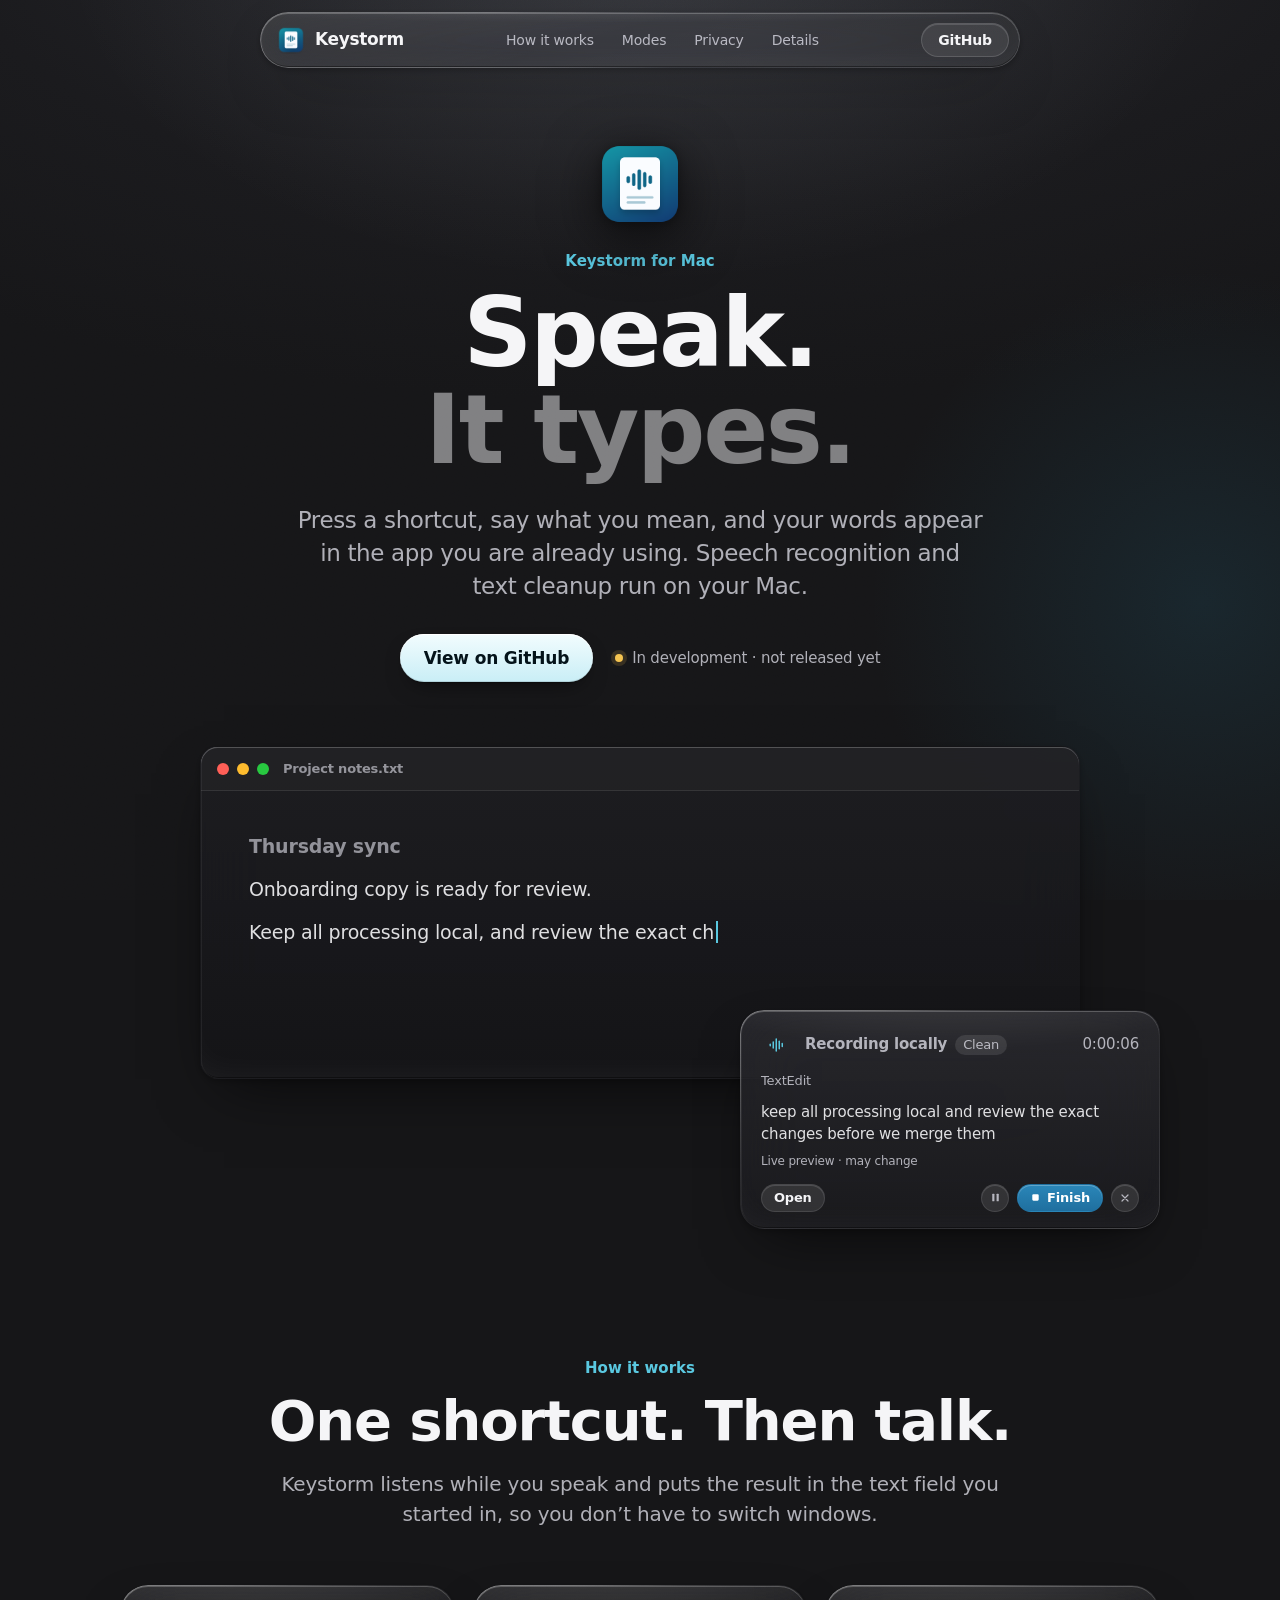
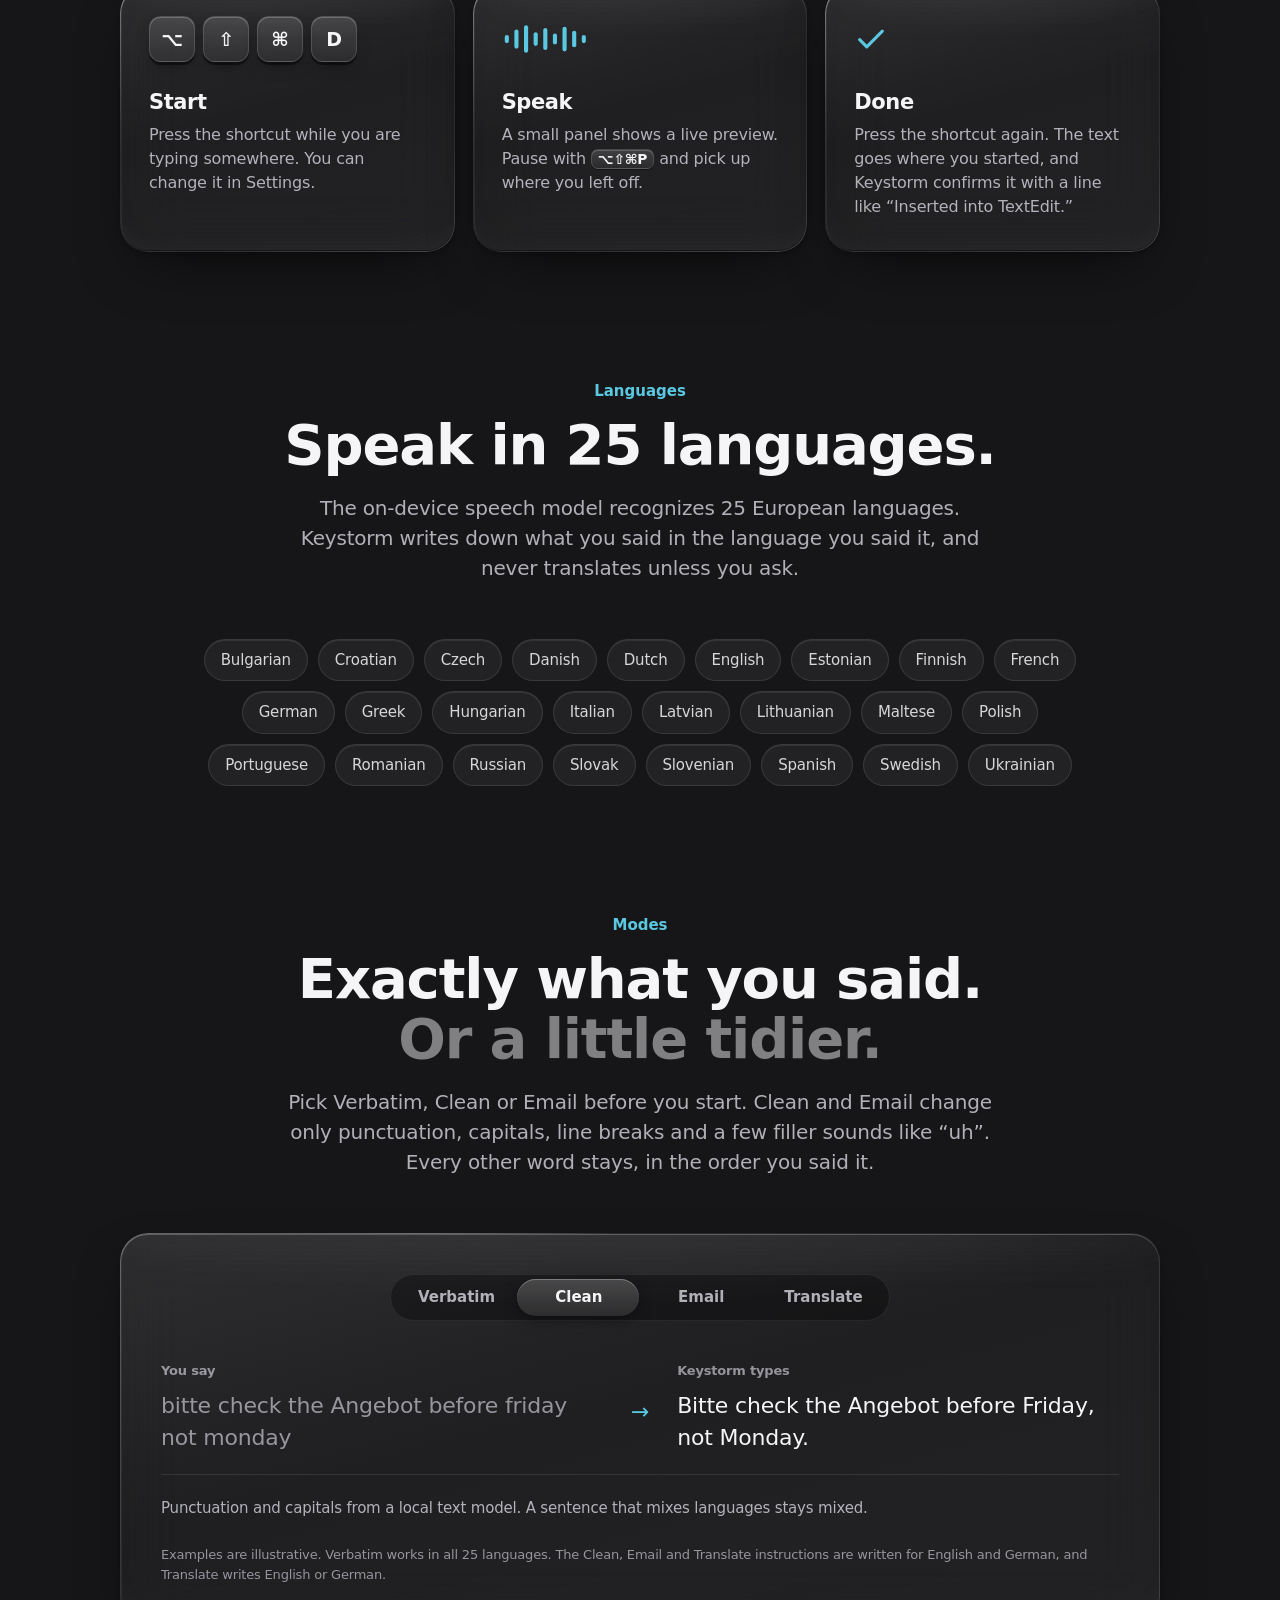
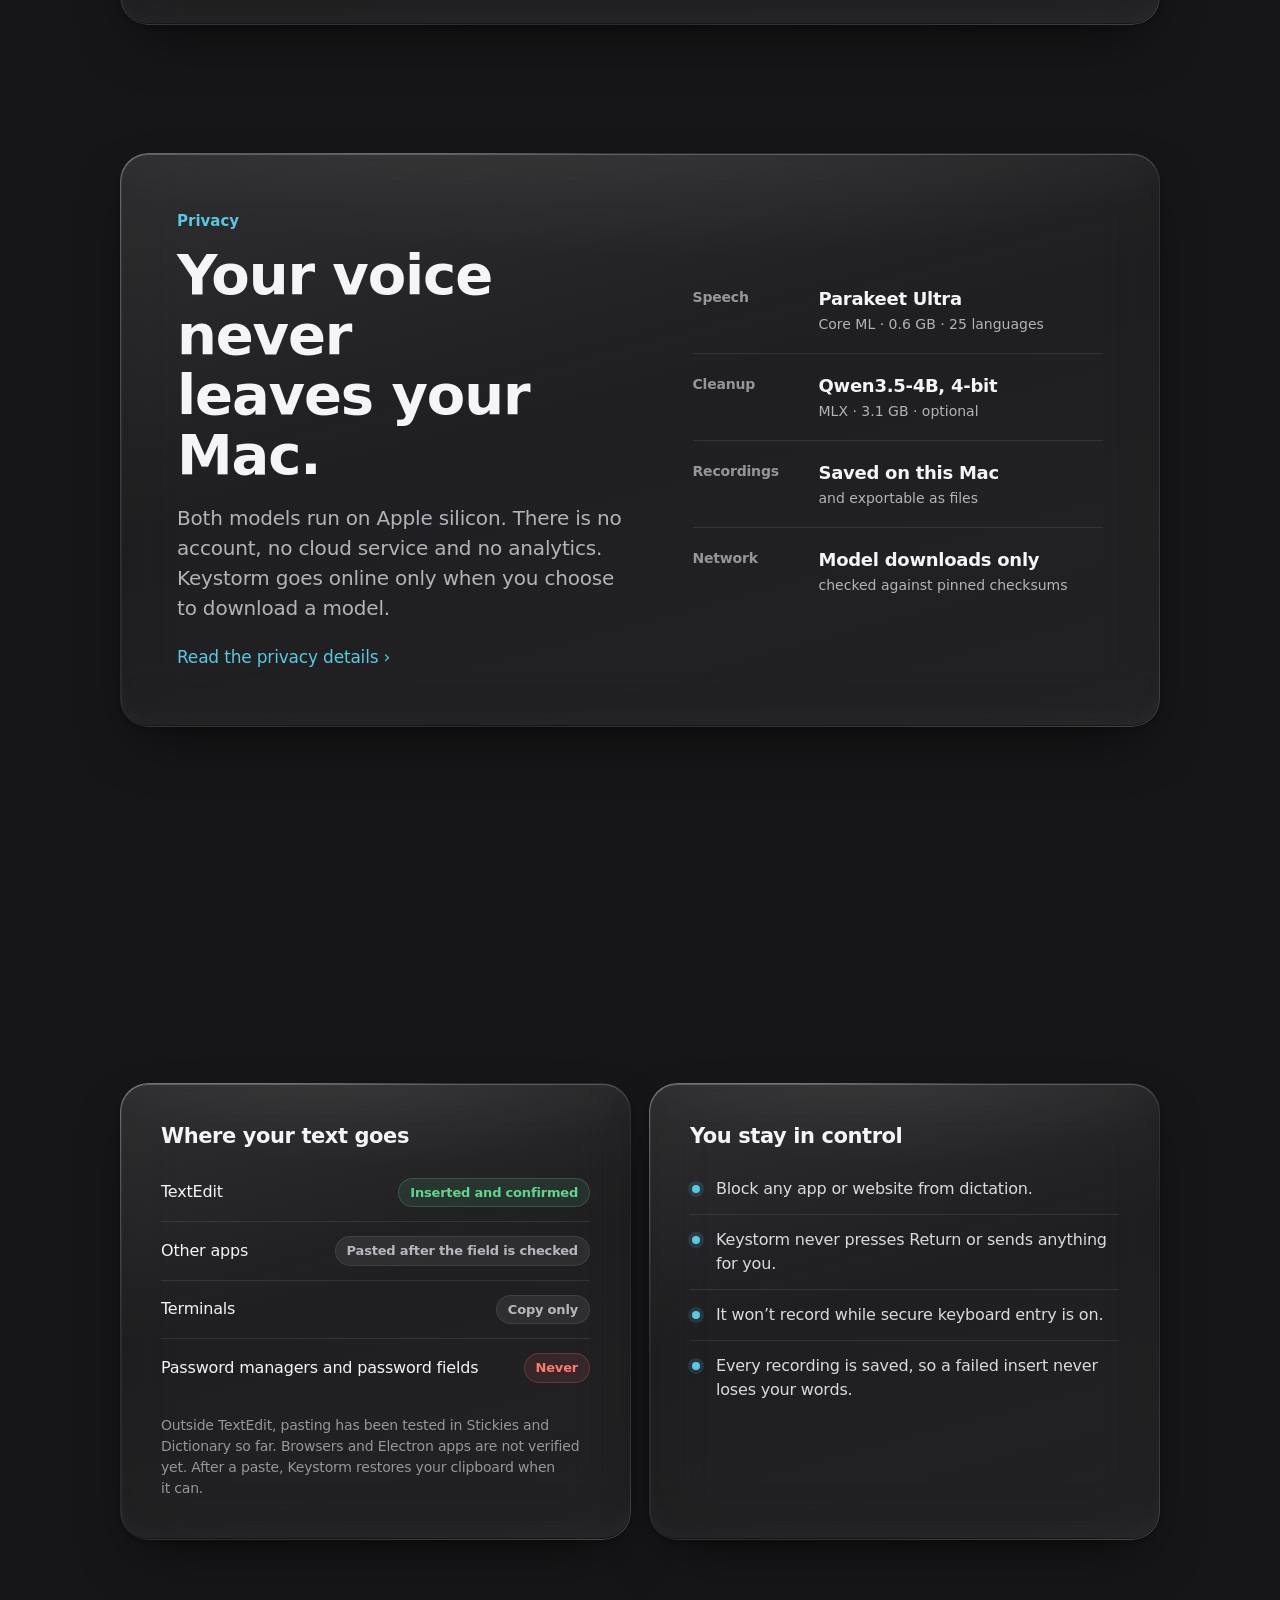
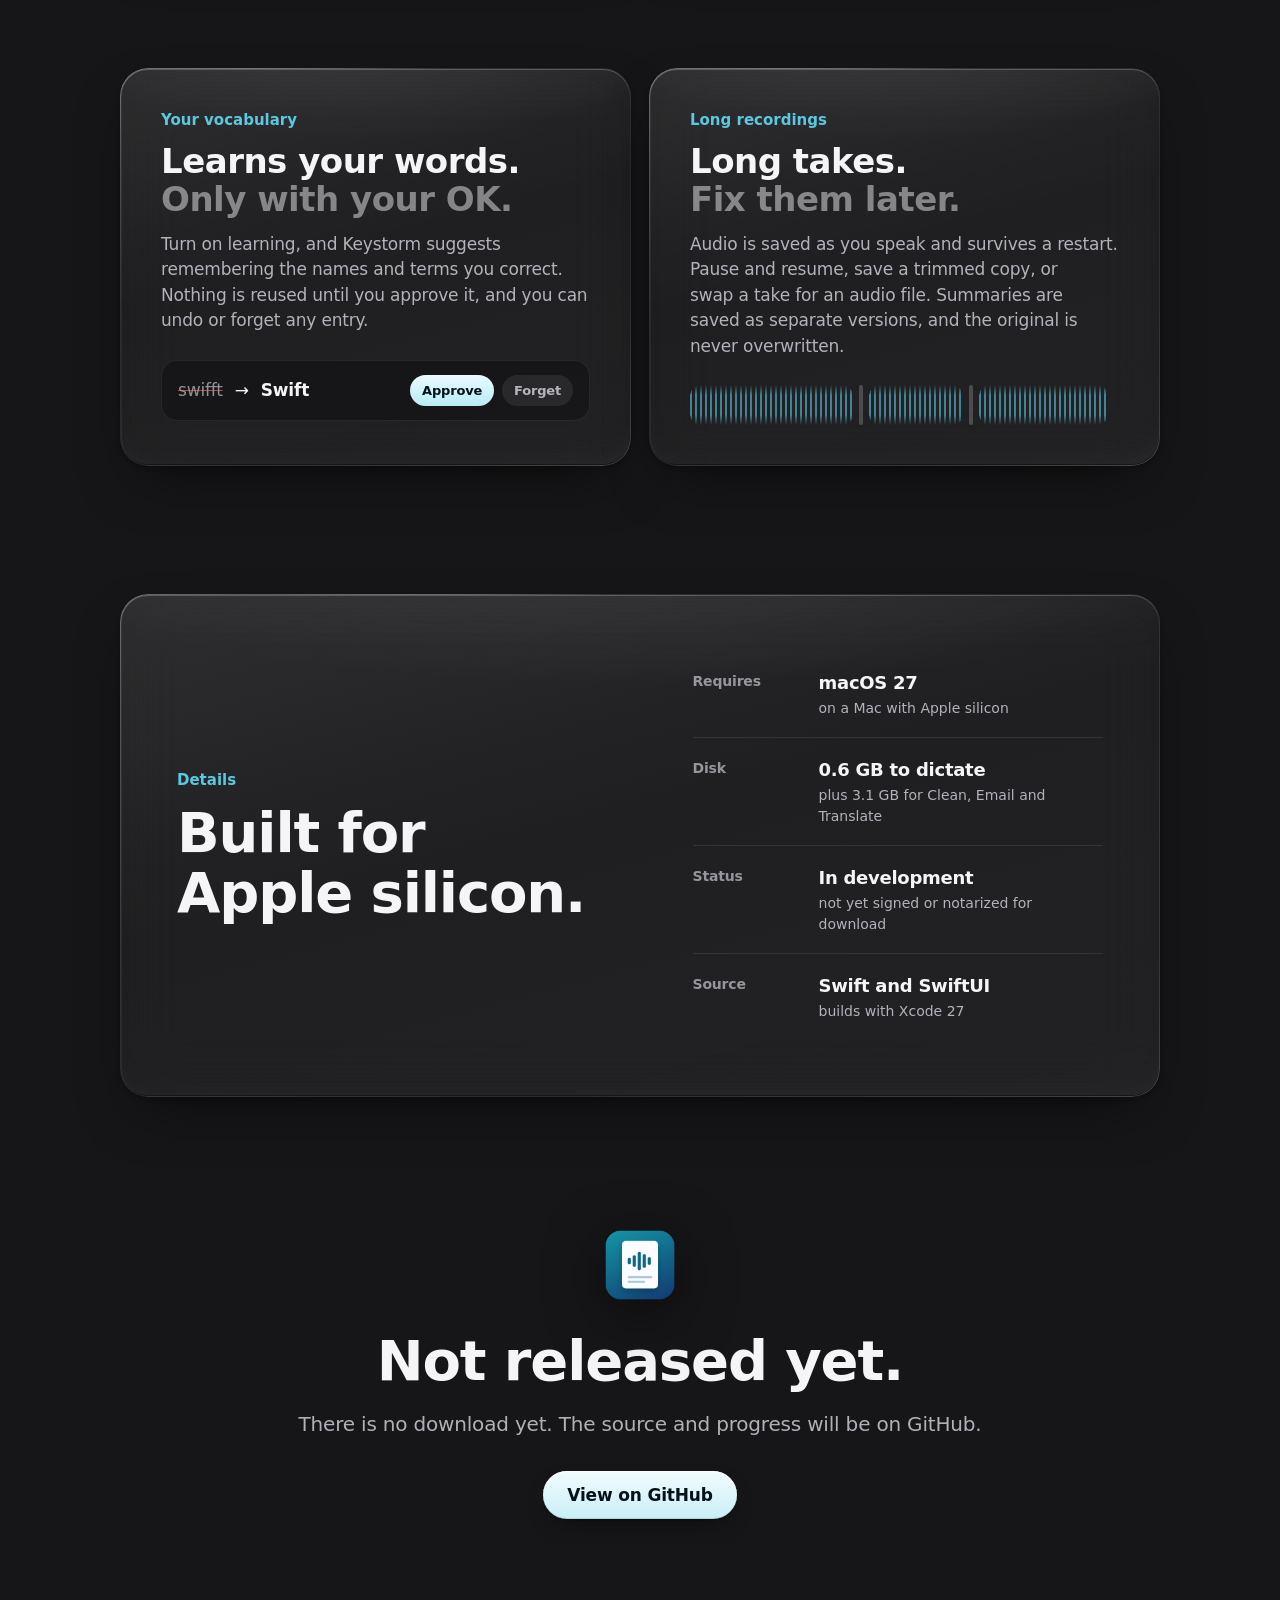
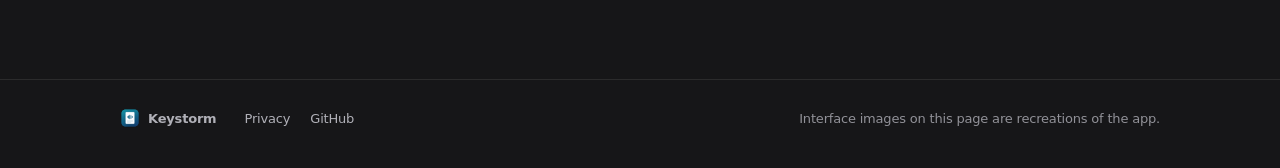
<file: website/index.html>
<!doctype html>
<html lang="en">
<head>
  <meta charset="utf-8">
  <meta name="viewport" content="width=device-width, initial-scale=1, viewport-fit=cover">
  <title>Keystorm: Dictation that stays on your Mac</title>
  <meta name="description" content="Keystorm is a dictation app for Mac. Press a shortcut, speak in any of 25 European languages, and your words appear in the app you are using. Speech recognition and text cleanup run on your Mac.">
  <meta name="theme-color" content="#161618">
  <meta name="color-scheme" content="dark">
  <link rel="canonical" href="https://mitternacht.github.io/keystorm/">
  <meta property="og:type" content="website">
  <meta property="og:title" content="Keystorm: Dictation that stays on your Mac">
  <meta property="og:description" content="Press a shortcut, speak in any of 25 European languages, and your words appear where you are typing. Speech recognition and text cleanup run on your Mac.">
  <meta property="og:url" content="https://mitternacht.github.io/keystorm/">
  <meta property="og:image" content="https://mitternacht.github.io/keystorm/assets/img/og.jpg">
  <meta property="og:image:width" content="1200">
  <meta property="og:image:height" content="630">
  <meta name="twitter:card" content="summary_large_image">
  <link rel="icon" type="image/png" sizes="32x32" href="assets/img/favicon-32.png">
  <link rel="icon" type="image/png" sizes="16x16" href="assets/img/favicon-16.png">
  <link rel="apple-touch-icon" href="assets/img/apple-touch-icon.png">
  <link rel="stylesheet" href="assets/css/site.css">
  <script src="assets/js/site.js" defer></script>
</head>
<body>
  <a class="skip-link" href="#main">Skip to content</a>
  <div class="ambient" aria-hidden="true"><span class="light light-a"></span><span class="light light-b"></span></div>

  <header class="nav-wrap">
    <nav class="nav glass" aria-label="Main">
      <a class="brand" href="./" aria-label="Keystorm home">
        <img src="assets/img/icon-64.png" width="28" height="28" alt="">
        <span>Keystorm</span>
      </a>
      <ul class="nav-links">
        <li><a href="#how">How it works</a></li>
        <li><a href="#modes">Modes</a></li>
        <li><a href="#privacy">Privacy</a></li>
        <li><a href="#details">Details</a></li>
      </ul>
      <a class="btn btn-glass btn-small" href="https://github.com/Mitternacht/keystorm">GitHub</a>
    </nav>
  </header>

  <main id="main">
    <!-- Hero -->
    <section class="hero" aria-labelledby="hero-title">
      <div class="hero-copy">
        <img class="hero-icon" src="assets/img/icon-256.png" width="128" height="128" alt="Keystorm app icon">
        <p class="eyebrow">Keystorm for Mac</p>
        <h1 id="hero-title" class="display">Speak.<br><span class="soft">It types.</span></h1>
        <p class="lede">Press a shortcut, say what you mean, and your words appear in the app you are already using. Speech recognition and text cleanup run on your Mac.</p>
        <div class="hero-actions">
          <a class="btn btn-primary" href="https://github.com/Mitternacht/keystorm">View on GitHub</a>
          <span class="status"><span class="status-dot" aria-hidden="true"></span>In development · not released yet</span>
        </div>
      </div>

      <figure class="stage">
        <div class="window glass-dark" aria-hidden="true">
          <div class="titlebar">
            <span class="lights"><i></i><i></i><i></i></span>
            <span class="titlebar-name">Project notes.txt</span>
          </div>
          <div class="doc">
            <p class="doc-muted">Thursday sync</p>
            <p class="doc-line">Onboarding copy is ready for review.</p>
            <p class="doc-line doc-typing"><span class="typed" data-typed="Keep all processing local, and review the exact changes before we merge them.">Keep all processing local, and review the exact changes before we merge them.</span><span class="caret"></span></p>
          </div>
        </div>

        <div class="hud glass" aria-hidden="true">
          <div class="hud-top">
            <span class="hud-glyph">
              <svg viewBox="0 0 24 24" width="18" height="18"><g fill="currentColor"><rect x="2" y="10" width="2" height="4" rx="1"/><rect x="6" y="7" width="2" height="10" rx="1"/><rect x="10" y="3" width="2" height="18" rx="1"/><rect x="14" y="6" width="2" height="12" rx="1"/><rect x="18" y="9" width="2" height="6" rx="1"/></g></svg>
            </span>
            <span class="hud-titles"><span class="hud-title"><strong>Recording locally</strong><span class="hud-chip">Clean</span></span></span>
            <span class="hud-time">0:00:07</span>
          </div>
          <p class="hud-dest">TextEdit</p>
          <p class="hud-preview">keep all processing local and review the exact changes before we merge them</p>
          <p class="hud-note">Live preview · may change</p>
          <div class="hud-actions">
            <span class="hbtn">Open</span>
            <span class="hud-spacer"></span>
            <span class="hbtn hbtn-icon"><svg viewBox="0 0 24 24" width="13" height="13"><g fill="currentColor"><rect x="6" y="5" width="4" height="14" rx="1"/><rect x="14" y="5" width="4" height="14" rx="1"/></g></svg></span>
            <span class="hbtn hbtn-prominent"><svg viewBox="0 0 24 24" width="11" height="11"><rect x="5" y="5" width="14" height="14" rx="2.5" fill="currentColor"/></svg>Finish</span>
            <span class="hbtn hbtn-icon"><svg viewBox="0 0 24 24" width="12" height="12"><path d="M6 6l12 12M18 6L6 18" stroke="currentColor" stroke-width="2.4" stroke-linecap="round"/></svg></span>
          </div>
        </div>
        <figcaption class="sr-only">Illustration recreated from the app: while you speak into TextEdit, Keystorm's floating panel shows “Recording locally”, the Clean mode and a live preview. When you finish, the cleaned sentence is inserted into the document.</figcaption>
      </figure>
    </section>

    <!-- How it works -->
    <section id="how" class="section" aria-labelledby="how-title">
      <div class="section-head">
        <p class="eyebrow">How it works</p>
        <h2 id="how-title" class="headline">One shortcut. Then talk.</h2>
        <p class="sub">Keystorm listens while you speak and puts the result in the text field you started in, so you don’t have to switch windows.</p>
      </div>
      <ol class="steps">
        <li class="step glass">
          <div class="keys" role="img" aria-label="Option Shift Command D"><kbd>⌥</kbd><kbd>⇧</kbd><kbd>⌘</kbd><kbd>D</kbd></div>
          <h3>Start</h3>
          <p>Press the shortcut while you are typing somewhere. You can change it in Settings.</p>
        </li>
        <li class="step glass">
          <div class="glyph" aria-hidden="true">
            <svg viewBox="0 0 64 24" width="88" height="34"><g fill="currentColor"><rect x="2" y="9" width="3" height="6" rx="1.5"/><rect x="9" y="5" width="3" height="14" rx="1.5"/><rect x="16" y="2" width="3" height="20" rx="1.5"/><rect x="23" y="7" width="3" height="10" rx="1.5"/><rect x="30" y="4" width="3" height="16" rx="1.5"/><rect x="37" y="8" width="3" height="8" rx="1.5"/><rect x="44" y="3" width="3" height="18" rx="1.5"/><rect x="51" y="6" width="3" height="12" rx="1.5"/><rect x="58" y="9" width="3" height="6" rx="1.5"/></g></svg>
          </div>
          <h3>Speak</h3>
          <p>A small panel shows a live preview. Pause with <kbd class="inline" aria-label="Option Shift Command P">⌥⇧⌘P</kbd> and pick up where you left off.</p>
        </li>
        <li class="step glass">
          <div class="glyph" aria-hidden="true">
            <svg viewBox="0 0 24 24" width="34" height="34"><path d="M4 12.5l5 5L20 6.5" fill="none" stroke="currentColor" stroke-width="2.2" stroke-linecap="round" stroke-linejoin="round"/></svg>
          </div>
          <h3>Done</h3>
          <p>Press the shortcut again. The text goes where you started, and Keystorm confirms it with a line like “Inserted into TextEdit.”</p>
        </li>
      </ol>
    </section>

    <!-- Languages -->
    <section class="section" aria-labelledby="lang-title">
      <div class="section-head">
        <p class="eyebrow">Languages</p>
        <h2 id="lang-title" class="headline">Speak in 25 languages.</h2>
        <p class="sub">The on-device speech model recognizes 25 European languages. Keystorm writes down what you said in the language you said it, and never translates unless you ask.</p>
      </div>
      <ul class="chips" aria-label="Speech recognition languages">
        <li>Bulgarian</li><li>Croatian</li><li>Czech</li><li>Danish</li><li>Dutch</li><li>English</li><li>Estonian</li><li>Finnish</li><li>French</li><li>German</li><li>Greek</li><li>Hungarian</li><li>Italian</li><li>Latvian</li><li>Lithuanian</li><li>Maltese</li><li>Polish</li><li>Portuguese</li><li>Romanian</li><li>Russian</li><li>Slovak</li><li>Slovenian</li><li>Spanish</li><li>Swedish</li><li>Ukrainian</li>
      </ul>
    </section>

    <!-- Modes -->
    <section id="modes" class="section" aria-labelledby="modes-title">
      <div class="section-head">
        <p class="eyebrow">Modes</p>
        <h2 id="modes-title" class="headline">Exactly what you said.<br><span class="soft">Or a little tidier.</span></h2>
        <p class="sub">Pick Verbatim, Clean or Email before you start. Clean and Email change only punctuation, capitals, line breaks and a few filler sounds like “uh”. Every other word stays, in the order you said it.</p>
      </div>

      <div class="modes glass">
        <div class="segmented" role="tablist" aria-label="Dictation mode">
          <button type="button" role="tab" id="tab-verbatim" aria-controls="panel-verbatim" aria-selected="false" tabindex="-1">Verbatim</button>
          <button type="button" role="tab" id="tab-clean" aria-controls="panel-clean" aria-selected="true">Clean</button>
          <button type="button" role="tab" id="tab-email" aria-controls="panel-email" aria-selected="false" tabindex="-1">Email</button>
          <button type="button" role="tab" id="tab-translate" aria-controls="panel-translate" aria-selected="false" tabindex="-1">Translate</button>
          <span class="seg-thumb" aria-hidden="true"></span>
        </div>

        <div class="mode-panel" role="tabpanel" id="panel-verbatim" aria-labelledby="tab-verbatim" tabindex="0">
          <div class="said"><span class="label">You say</span><p>uh the build is green and we can ship on friday</p></div>
          <div class="arrow" aria-hidden="true">→</div>
          <div class="typed-out"><span class="label">Keystorm types</span><p>uh the build is green and we can ship on friday</p></div>
          <p class="mode-note">The speech model’s transcript, unchanged. No text model is involved, and it is the default. Spoken numbers may come out as digits.</p>
        </div>

        <div class="mode-panel" role="tabpanel" id="panel-clean" aria-labelledby="tab-clean" tabindex="0">
          <div class="said"><span class="label">You say</span><p><span lang="de">bitte</span> check the <span lang="de">Angebot</span> before friday not monday</p></div>
          <div class="arrow" aria-hidden="true">→</div>
          <div class="typed-out"><span class="label">Keystorm types</span><p><span lang="de">Bitte</span> check the <span lang="de">Angebot</span> before Friday, not Monday.</p></div>
          <p class="mode-note">Punctuation and capitals from a local text model. A sentence that mixes languages stays mixed.</p>
        </div>

        <div class="mode-panel" role="tabpanel" id="panel-email" aria-labelledby="tab-email" tabindex="0">
          <div class="said"><span class="label">You say</span><p>hi anna the slides are ready i put them in the shared folder also can we move the review to thursday thanks max</p></div>
          <div class="arrow" aria-hidden="true">→</div>
          <div class="typed-out email"><span class="label">Keystorm types</span><p>Hi Anna,</p><p>The slides are ready. I put them in the shared folder.</p><p>Also, can we move the review to Thursday?</p><p>Thanks,<br>Max</p></div>
          <p class="mode-note">Clean, plus paragraphs. It never adds a greeting, a sign-off or a promise you didn’t say.</p>
        </div>

        <div class="mode-panel" role="tabpanel" id="panel-translate" aria-labelledby="tab-translate" tabindex="0">
          <div class="said"><span class="label">Your text</span><p><span lang="de">Bitte</span> check the <span lang="de">Angebot</span> before Friday, not Monday.</p></div>
          <div class="arrow" aria-hidden="true">→</div>
          <div class="typed-out"><span class="label">Translation preview</span><p>Please check the offer before Friday, not Monday.</p></div>
          <p class="mode-note">Translate is a preview you make after a recording, and nothing changes until you apply it. Numbers, dates, links and code are copied exactly.</p>
        </div>

        <p class="fineprint">Examples are illustrative. Verbatim works in all 25 languages. The Clean, Email and Translate instructions are written for English and German, and Translate writes English or German.</p>
      </div>
    </section>

    <!-- Privacy -->
    <section id="privacy" class="section" aria-labelledby="privacy-title">
      <div class="privacy glass">
        <div class="privacy-copy">
          <p class="eyebrow">Privacy</p>
          <h2 id="privacy-title" class="headline">Your voice never<br>leaves your Mac.</h2>
          <p class="sub">Both models run on Apple silicon. There is no account, no cloud service and no analytics. Keystorm goes online only when you choose to download a model.</p>
          <p class="sub-link"><a href="privacy.html">Read the privacy details</a></p>
        </div>
        <dl class="specs">
          <div><dt>Speech</dt><dd>Parakeet Ultra<span>Core ML · 0.6 GB · 25 languages</span></dd></div>
          <div><dt>Cleanup</dt><dd>Qwen3.5-4B, 4-bit<span>MLX · 3.1 GB · optional</span></dd></div>
          <div><dt>Recordings</dt><dd>Saved on this Mac<span>and exportable as files</span></dd></div>
          <div><dt>Network</dt><dd>Model downloads only<span>checked against pinned checksums</span></dd></div>
        </dl>
      </div>
    </section>

    <!-- Safety -->
    <section class="section" aria-labelledby="safe-title">
      <div class="section-head">
        <p class="eyebrow">Careful by design</p>
        <h2 id="safe-title" class="headline">It checks before it types.</h2>
        <p class="sub">Text goes only into the field you started in. If anything changed while you were talking, Keystorm keeps the result for you to copy.</p>
      </div>
      <div class="grid-2">
        <article class="card glass">
          <h3>Where your text goes</h3>
          <ul class="rows">
            <li><span>TextEdit</span><span class="pill pill-ok">Inserted and confirmed</span></li>
            <li><span>Other apps</span><span class="pill">Pasted after the field is checked</span></li>
            <li><span>Terminals</span><span class="pill">Copy only</span></li>
            <li><span>Password managers and password fields</span><span class="pill pill-no">Never</span></li>
          </ul>
          <p class="card-note">Outside TextEdit, pasting has been tested in Stickies and Dictionary so far. Browsers and Electron apps are not verified yet. After a paste, Keystorm restores your clipboard when it can.</p>
        </article>
        <article class="card glass">
          <h3>You stay in control</h3>
          <ul class="bullets">
            <li>Block any app or website from dictation.</li>
            <li>Keystorm never presses Return or sends anything for you.</li>
            <li>It won’t record while secure keyboard entry is on.</li>
            <li>Every recording is saved, so a failed insert never loses your words.</li>
          </ul>
        </article>
      </div>
    </section>

    <!-- Learning + long recordings -->
    <section class="section" aria-labelledby="more-title">
      <h2 id="more-title" class="sr-only">More features</h2>
      <div class="grid-2">
        <article class="card glass feature">
          <p class="eyebrow">Your vocabulary</p>
          <h3 class="card-title">Learns your words.<br><span class="soft">Only with your OK.</span></h3>
          <p>Turn on learning, and Keystorm suggests remembering the names and terms you correct. Nothing is reused until you approve it, and you can undo or forget any entry.</p>
          <div class="learn" role="img" aria-label="Example suggestion: swifft corrected to Swift, with Approve and Forget">
            <span class="from">swifft</span><span aria-hidden="true">→</span><span class="to">Swift</span>
            <span class="learn-actions"><span class="mini">Approve</span><span class="mini mini-plain">Forget</span></span>
          </div>
        </article>
        <article class="card glass feature">
          <p class="eyebrow">Long recordings</p>
          <h3 class="card-title">Long takes.<br><span class="soft">Fix them later.</span></h3>
          <p>Audio is saved as you speak and survives a restart. Pause and resume, save a trimmed copy, or swap a take for an audio file. Summaries are saved as separate versions, and the original is never overwritten.</p>
          <div class="timeline" aria-hidden="true"><i style="--w:38%"></i><i class="gap"></i><i style="--w:22%"></i><i class="gap"></i><i style="--w:30%"></i></div>
        </article>
      </div>
    </section>

    <!-- Details -->
    <section id="details" class="section" aria-labelledby="details-title">
      <div class="details glass">
        <div>
          <p class="eyebrow">Details</p>
          <h2 id="details-title" class="headline">Built for Apple silicon.</h2>
        </div>
        <dl class="specs specs-wide">
          <div><dt>Requires</dt><dd>macOS 27<span>on a Mac with Apple silicon</span></dd></div>
          <div><dt>Disk</dt><dd>0.6 GB to dictate<span>plus 3.1 GB for Clean, Email and Translate</span></dd></div>
          <div><dt>Status</dt><dd>In development<span>not yet signed or notarized for download</span></dd></div>
          <div><dt>Source</dt><dd>Swift and SwiftUI<span>builds with Xcode 27</span></dd></div>
        </dl>
      </div>
    </section>

    <!-- CTA -->
    <section class="section cta" aria-labelledby="cta-title">
      <img src="assets/img/icon-256.png" width="96" height="96" alt="" class="cta-icon">
      <h2 id="cta-title" class="headline">Not released yet.</h2>
      <p class="sub">There is no download yet. The source and progress will be on GitHub.</p>
      <a class="btn btn-primary" href="https://github.com/Mitternacht/keystorm">View on GitHub</a>
    </section>
  </main>

  <footer class="footer">
    <div class="footer-inner">
      <span class="footer-brand"><img src="assets/img/icon-64.png" width="20" height="20" alt="">Keystorm</span>
      <nav aria-label="Footer"><a href="privacy.html">Privacy</a><a href="https://github.com/Mitternacht/keystorm">GitHub</a></nav>
      <span class="footer-fine">Interface images on this page are recreations of the app.</span>
    </div>
  </footer>
</body>
</html>
</file>
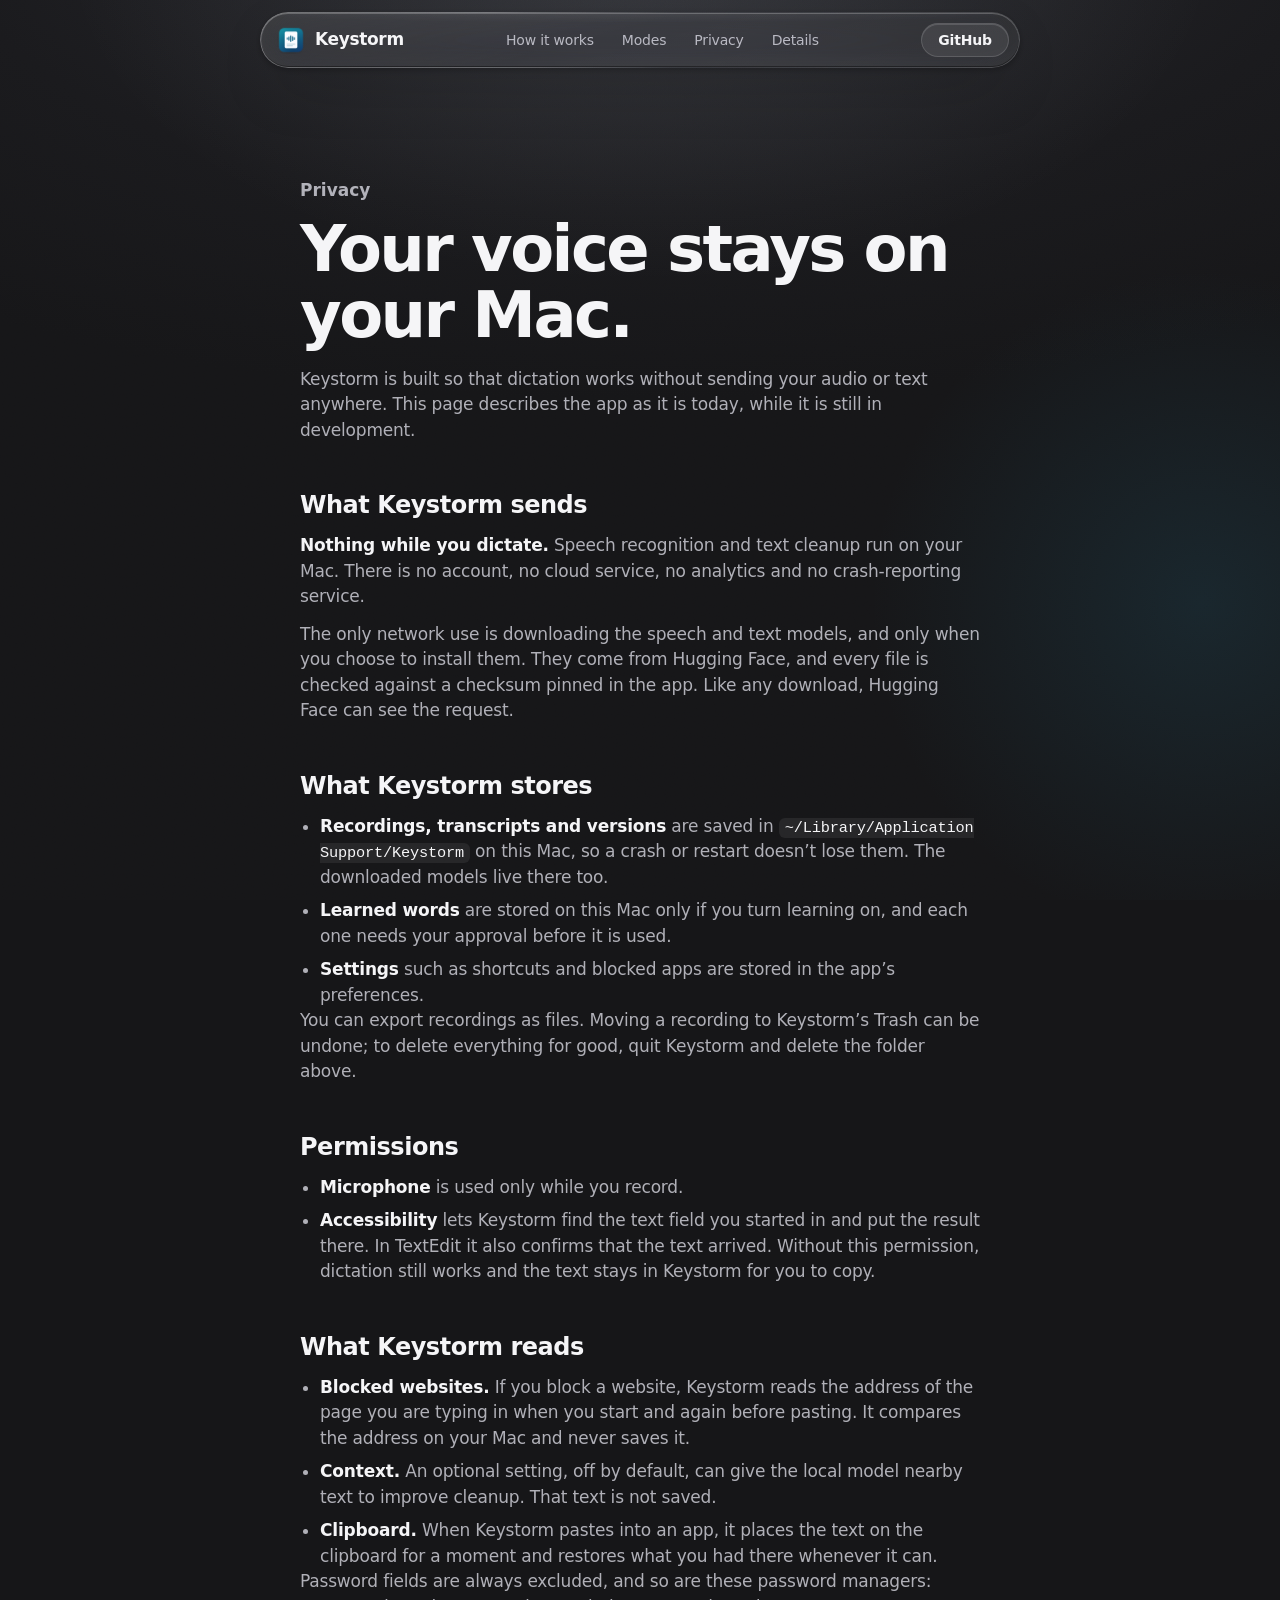
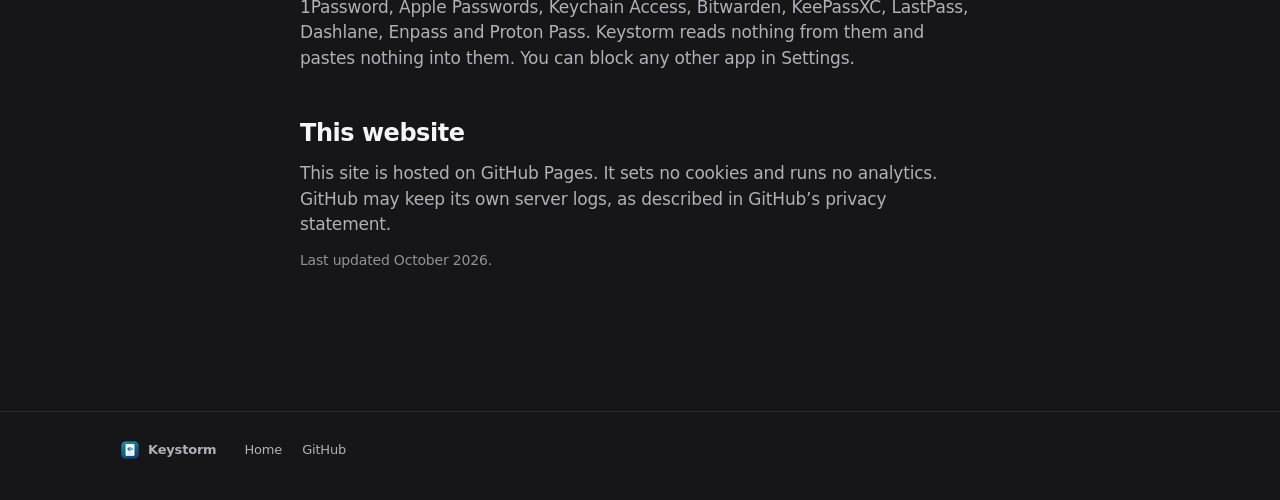
<file: website/privacy.html>
<!doctype html>
<html lang="en">
<head>
  <meta charset="utf-8">
  <meta name="viewport" content="width=device-width, initial-scale=1, viewport-fit=cover">
  <title>Privacy · Keystorm</title>
  <meta name="description" content="What Keystorm stores, what it sends, and which macOS permissions it uses.">
  <meta name="theme-color" content="#161618">
  <meta name="color-scheme" content="dark">
  <link rel="canonical" href="https://mitternacht.github.io/keystorm/privacy.html">
  <link rel="icon" type="image/png" sizes="32x32" href="assets/img/favicon-32.png">
  <link rel="icon" type="image/png" sizes="16x16" href="assets/img/favicon-16.png">
  <link rel="apple-touch-icon" href="assets/img/apple-touch-icon.png">
  <link rel="stylesheet" href="assets/css/site.css">
  <script src="assets/js/site.js" defer></script>
</head>
<body>
  <a class="skip-link" href="#main">Skip to content</a>
  <div class="ambient" aria-hidden="true"><span class="light light-a"></span><span class="light light-b"></span></div>

  <header class="nav-wrap">
    <nav class="nav glass" aria-label="Main">
      <a class="brand" href="./" aria-label="Keystorm home">
        <img src="assets/img/icon-64.png" width="28" height="28" alt="">
        <span>Keystorm</span>
      </a>
      <ul class="nav-links">
        <li><a href="./#how">How it works</a></li>
        <li><a href="./#modes">Modes</a></li>
        <li><a href="./#privacy">Privacy</a></li>
        <li><a href="./#details">Details</a></li>
      </ul>
      <a class="btn btn-glass btn-small" href="https://github.com/Mitternacht/keystorm">GitHub</a>
    </nav>
  </header>

  <main id="main" class="article">
    <p class="eyebrow">Privacy</p>
    <h1>Your voice stays on your Mac.</h1>
    <p>Keystorm is built so that dictation works without sending your audio or text anywhere. This page describes the app as it is today, while it is still in development.</p>

    <h2>What Keystorm sends</h2>
    <p><strong>Nothing while you dictate.</strong> Speech recognition and text cleanup run on your Mac. There is no account, no cloud service, no analytics and no crash-reporting service.</p>
    <p>The only network use is downloading the speech and text models, and only when you choose to install them. They come from Hugging Face, and every file is checked against a checksum pinned in the app. Like any download, Hugging Face can see the request.</p>

    <h2>What Keystorm stores</h2>
    <ul>
      <li><strong>Recordings, transcripts and versions</strong> are saved in <code>~/Library/Application Support/Keystorm</code> on this Mac, so a crash or restart doesn’t lose them. The downloaded models live there too.</li>
      <li><strong>Learned words</strong> are stored on this Mac only if you turn learning on, and each one needs your approval before it is used.</li>
      <li><strong>Settings</strong> such as shortcuts and blocked apps are stored in the app’s preferences.</li>
    </ul>
    <p>You can export recordings as files. Moving a recording to Keystorm’s Trash can be undone; to delete everything for good, quit Keystorm and delete the folder above.</p>

    <h2>Permissions</h2>
    <ul>
      <li><strong>Microphone</strong> is used only while you record.</li>
      <li><strong>Accessibility</strong> lets Keystorm find the text field you started in and put the result there. In TextEdit it also confirms that the text arrived. Without this permission, dictation still works and the text stays in Keystorm for you to copy.</li>
    </ul>

    <h2>What Keystorm reads</h2>
    <ul>
      <li><strong>Blocked websites.</strong> If you block a website, Keystorm reads the address of the page you are typing in when you start and again before pasting. It compares the address on your Mac and never saves it.</li>
      <li><strong>Context.</strong> An optional setting, off by default, can give the local model nearby text to improve cleanup. That text is not saved.</li>
      <li><strong>Clipboard.</strong> When Keystorm pastes into an app, it places the text on the clipboard for a moment and restores what you had there whenever it can.</li>
    </ul>
    <p>Password fields are always excluded, and so are these password managers: 1Password, Apple Passwords, Keychain Access, Bitwarden, KeePassXC, LastPass, Dashlane, Enpass and Proton Pass. Keystorm reads nothing from them and pastes nothing into them. You can block any other app in Settings.</p>

    <h2>This website</h2>
    <p>This site is hosted on GitHub Pages. It sets no cookies and runs no analytics. GitHub may keep its own server logs, as described in GitHub’s privacy statement.</p>

    <p class="updated">Last updated October 2026.</p>
  </main>

  <footer class="footer">
    <div class="footer-inner">
      <span class="footer-brand"><img src="assets/img/icon-64.png" width="20" height="20" alt="">Keystorm</span>
      <nav aria-label="Footer"><a href="./">Home</a><a href="https://github.com/Mitternacht/keystorm">GitHub</a></nav>
    </div>
  </footer>
</body>
</html>
</file>
<file: website/assets/css/site.css>
/* Keystorm website. Plain CSS, system fonts, no build step. Dark, liquid-glass surfaces. */

:root {
  color-scheme: dark;

  --bg: #161618;
  --bg-2: #1c1c1f;
  --text: #f5f5f7;
  --text-2: rgba(235, 235, 245, 0.72);
  --text-3: rgba(235, 235, 245, 0.58);
  --hair: rgba(255, 255, 255, 0.09);
  --accent: #5ac8e0;          /* from the app icon's teal */
  --accent-deep: #1f6f9f;
  --ok: #63d38e;
  --no: #ff7a6e;

  /* Liquid glass */
  --glass-fill: linear-gradient(165deg, rgba(255, 255, 255, 0.10) 0%, rgba(255, 255, 255, 0.035) 45%, rgba(255, 255, 255, 0.05) 100%);
  --glass-edge: rgba(255, 255, 255, 0.13);
  --glass-shine: inset 0 1px 0 rgba(255, 255, 255, 0.22), inset 1px 0 0 rgba(255, 255, 255, 0.06), inset 0 -1px 0 rgba(0, 0, 0, 0.4), inset 0 -18px 40px -24px rgba(255, 255, 255, 0.07);
  --glass-drop: 0 24px 60px -24px rgba(0, 0, 0, 0.7), 0 2px 6px rgba(0, 0, 0, 0.25);
  --blur: blur(30px) saturate(140%) brightness(1.04);

  --font: -apple-system, BlinkMacSystemFont, "SF Pro Text", system-ui, "Helvetica Neue", Helvetica, Arial, sans-serif;
  --font-display: -apple-system, BlinkMacSystemFont, "SF Pro Display", system-ui, "Helvetica Neue", Helvetica, Arial, sans-serif;
  --mono: ui-monospace, "SF Mono", SFMono-Regular, Menlo, monospace;

  --max: 1080px;
  --gutter: max(20px, env(safe-area-inset-left));
  --radius: 28px;
  --ease: cubic-bezier(0.16, 1, 0.3, 1);
}

*, *::before, *::after { box-sizing: border-box; }
html { -webkit-text-size-adjust: 100%; scroll-padding-top: 88px; }
@media (prefers-reduced-motion: no-preference) { html:focus-within { scroll-behavior: smooth; } }
body {
  margin: 0;
  background: var(--bg);
  color: var(--text);
  font: 17px/1.5 var(--font);
  letter-spacing: -0.011em;
  -webkit-font-smoothing: antialiased;
  -moz-osx-font-smoothing: grayscale;
  overflow-x: hidden;
}
img, svg { display: block; max-width: 100%; }
a { color: var(--accent); text-decoration: none; }
a:hover { text-decoration: underline; text-underline-offset: 3px; }
:focus-visible { outline: 2px solid var(--accent); outline-offset: 3px; border-radius: 10px; }
.sr-only { position: absolute; width: 1px; height: 1px; padding: 0; margin: -1px; overflow: hidden; clip: rect(0 0 0 0); white-space: nowrap; border: 0; }
.skip-link { position: absolute; left: 12px; top: -60px; z-index: 100; padding: 10px 16px; border-radius: 12px; background: #fff; color: #000; font-weight: 600; }
.skip-link:focus { top: 12px; }

/* Ambient light behind the glass. Muted icon colours, very low intensity. */
.ambient { position: fixed; inset: 0; z-index: -1; pointer-events: none; overflow: hidden; background: radial-gradient(120% 70% at 50% -8%, #26272c 0%, #1a1a1d 45%, var(--bg) 75%); }
.ambient::after { /* fine grain so gradients never band */
  content: ""; position: absolute; inset: 0; opacity: 0.06; mix-blend-mode: overlay;
  background-image: url("data:image/svg+xml;utf8,<svg xmlns='http://www.w3.org/2000/svg' width='160' height='160'><filter id='n'><feTurbulence type='fractalNoise' baseFrequency='0.9' numOctaves='2' stitchTiles='stitch'/></filter><rect width='100%' height='100%' filter='url(%23n)'/></svg>");
}
/* Static, soft lights: no blur filter, no animation, so glass stays cheap to render. */
.light { position: absolute; border-radius: 50%; }
.light-a { width: 90vw; height: 52vw; left: 5vw; top: -30vw; background: radial-gradient(closest-side, rgba(190, 196, 206, 0.13), transparent); }
.light-b { width: 52vw; height: 52vw; right: -20vw; top: 30vh; background: radial-gradient(closest-side, rgba(38, 112, 140, 0.18), transparent); }

/* Glass primitives */
.glass, .glass-dark {
  position: relative;
  background: var(--glass-fill);
  -webkit-backdrop-filter: var(--blur);
  backdrop-filter: var(--blur);
  border: 1px solid transparent;
  box-shadow: var(--glass-shine), var(--glass-drop);
  border-radius: var(--radius);
  isolation: isolate;
}
.glass-dark { background: linear-gradient(180deg, rgba(30, 30, 34, 0.86), rgba(20, 20, 23, 0.9)); }
.glass::before, .glass-dark::before { /* specular rim that follows the pointer */
  content: ""; position: absolute; inset: -1px; border-radius: inherit; pointer-events: none; z-index: -1;
  background:
    radial-gradient(420px circle at var(--mx, 30%) var(--my, -10%), rgba(255, 255, 255, 0.28), transparent 45%),
    linear-gradient(140deg, rgba(255, 255, 255, 0.34), rgba(255, 255, 255, 0.06) 32%, rgba(255, 255, 255, 0.02) 62%, rgba(255, 255, 255, 0.16));
  -webkit-mask: linear-gradient(#000 0 0) content-box, linear-gradient(#000 0 0);
  -webkit-mask-composite: xor; mask-composite: exclude; padding: 1px;
}
.glass::after { /* curved top sheen, like light bending across a lens */
  content: ""; position: absolute; inset: 0; border-radius: inherit; pointer-events: none; z-index: -1;
  background: radial-gradient(120% 60% at 50% -18%, rgba(255, 255, 255, 0.11), transparent 60%);
}

/* Type */
.eyebrow { margin: 0 0 12px; color: var(--accent); font-size: 15px; font-weight: 600; letter-spacing: 0; }
.display, .headline, .card-title { font-family: var(--font-display); font-weight: 600; margin: 0; color: var(--text); text-wrap: balance; }
.lede, .sub, .mode-note, .card p { text-wrap: pretty; }
.display { font-size: clamp(52px, 7.6vw, 96px); line-height: 1.02; letter-spacing: -0.025em; }
.headline { font-size: clamp(34px, 5vw, 56px); line-height: 1.07; letter-spacing: -0.02em; }
.card-title { font-size: clamp(26px, 3.2vw, 34px); line-height: 1.1; letter-spacing: -0.015em; margin-bottom: 14px; }
.soft { color: rgba(245, 245, 247, 0.48); }
.lede { font-size: clamp(19px, 2vw, 23px); line-height: 1.42; color: var(--text-2); max-width: 30em; margin: 24px 0 0; letter-spacing: -0.016em; }
.sub { font-size: clamp(17px, 1.6vw, 20px); line-height: 1.5; color: var(--text-2); max-width: 36em; margin: 18px 0 0; }
h3 { font-family: var(--font-display); font-size: 21px; line-height: 1.2; letter-spacing: -0.02em; margin: 0 0 8px; }
p { margin: 0; }
kbd {
  display: inline-grid; place-items: center; min-width: 46px; height: 46px; padding: 0 10px;
  font: 600 19px/1 var(--font); color: var(--text);
  border-radius: 12px;
  background: linear-gradient(180deg, rgba(255, 255, 255, 0.14), rgba(255, 255, 255, 0.05));
  border: 1px solid rgba(255, 255, 255, 0.14);
  box-shadow: inset 0 1px 0 rgba(255, 255, 255, 0.22), 0 3px 0 rgba(0, 0, 0, 0.45), 0 8px 18px -8px rgba(0, 0, 0, 0.7);
}
kbd.inline { display: inline; min-width: 0; height: auto; padding: 1px 6px; font-size: 0.86em; border-radius: 7px; box-shadow: inset 0 1px 0 rgba(255, 255, 255, 0.18), 0 1px 0 rgba(0, 0, 0, 0.4); white-space: nowrap; }

/* Buttons */
.btn { display: inline-flex; align-items: center; justify-content: center; gap: 8px; height: 48px; padding: 0 24px; border-radius: 999px; font-weight: 600; font-size: 17px; letter-spacing: -0.01em; text-decoration: none !important; transition: transform 0.3s var(--ease), background 0.3s, box-shadow 0.3s; }
.btn:active { transform: scale(0.97); }
.btn-primary { color: #04131a; background: linear-gradient(180deg, #f2fcfe, #c9eef6); box-shadow: inset 0 1px 0 #fff, inset 0 -1px 0 rgba(4, 19, 26, 0.12), 0 1px 2px rgba(0, 0, 0, 0.35), 0 10px 24px -12px rgba(0, 0, 0, 0.7); }
.btn-primary:hover { background: linear-gradient(180deg, #ffffff, #d8f3f9); }
.btn-glass { color: var(--text); background: rgba(255, 255, 255, 0.08); border: 1px solid rgba(255, 255, 255, 0.14); box-shadow: inset 0 1px 0 rgba(255, 255, 255, 0.14); }
.btn-glass:hover { background: rgba(255, 255, 255, 0.14); }
.btn-small { height: 34px; padding: 0 16px; font-size: 14px; }

/* Nav */
.nav-wrap { position: sticky; top: 0; z-index: 50; padding: 12px var(--gutter) 0; }
.nav { max-width: 760px; margin: 0 auto; display: flex; align-items: center; gap: 18px; height: 56px; padding: 0 10px 0 16px; border-radius: 999px; }
.brand { display: inline-flex; align-items: center; gap: 10px; color: var(--text); font-weight: 600; font-size: 17px; letter-spacing: -0.02em; }
.brand:hover { text-decoration: none; }
.brand img { border-radius: 7px; }
.nav-links { display: flex; gap: 4px; list-style: none; margin: 0 auto; padding: 0; }
.nav-links a { display: block; padding: 7px 12px; border-radius: 999px; color: var(--text-2); font-size: 14px; transition: color 0.2s, background 0.2s; }
.nav-links a:hover { color: var(--text); background: rgba(255, 255, 255, 0.07); text-decoration: none; }

/* Layout */
main { overflow: clip; }
.section { max-width: var(--max); margin: 0 auto; padding: clamp(80px, 10vw, 128px) var(--gutter) 0; }
.section-head { max-width: 780px; margin: 0 auto clamp(36px, 5vw, 56px); text-align: center; }
.section-head .sub { margin-left: auto; margin-right: auto; }

/* Hero */
.hero { max-width: var(--max); margin: 0 auto; padding: clamp(40px, 6vw, 72px) var(--gutter) 0; display: grid; gap: clamp(44px, 5vw, 64px); }
.hero-copy { max-width: 820px; margin: 0 auto; text-align: center; display: grid; justify-items: center; }
.hero-copy .lede { margin-left: auto; margin-right: auto; }
.hero-icon { width: 88px; height: 88px; margin-bottom: 22px; filter: drop-shadow(0 14px 28px rgba(0, 0, 0, 0.5)) drop-shadow(0 2px 6px rgba(0, 0, 0, 0.4)); }
.hero-actions { display: flex; flex-wrap: wrap; align-items: center; justify-content: center; gap: 14px 22px; margin-top: 32px; }
.status { display: inline-flex; align-items: center; gap: 9px; color: var(--text-2); font-size: 15px; }
.status-dot { width: 8px; height: 8px; border-radius: 50%; background: #f5c451; box-shadow: 0 0 0 4px rgba(245, 196, 81, 0.15); }

.stage { position: relative; margin: 0; padding-bottom: 150px; }
.window { border-radius: 18px; overflow: hidden; max-width: 880px; margin: 0 auto; }
.titlebar { display: flex; align-items: center; gap: 14px; height: 44px; padding: 0 16px; border-bottom: 1px solid var(--hair); background: rgba(255, 255, 255, 0.02); }
.lights { display: inline-flex; gap: 8px; }
.lights i { width: 12px; height: 12px; border-radius: 50%; background: #ff5f57; }
.lights i:nth-child(2) { background: #febc2e; }
.lights i:nth-child(3) { background: #28c840; }
.titlebar-name { font-size: 13px; font-weight: 600; color: var(--text-3); }
.doc { padding: clamp(24px, 4vw, 40px) clamp(22px, 5vw, 48px) clamp(80px, 12vw, 130px); font-size: clamp(16px, 1.7vw, 19px); line-height: 1.62; color: rgba(245, 245, 247, 0.9); }
.doc p + p { margin-top: 12px; }
.doc-muted { color: var(--text-3); font-weight: 600; }
.caret { display: inline-block; width: 2px; height: 1.15em; margin-left: 2px; vertical-align: -0.2em; background: var(--accent); }
.js .stage.typing .caret { animation: blink 1.1s steps(1) infinite; }
@keyframes blink { 50% { opacity: 0; } }

.hud {
  position: absolute; right: max(0px, calc(50% - 520px)); bottom: 0;
  width: min(420px, 88%); padding: 18px 20px 16px; border-radius: 24px;
  background: linear-gradient(180deg, rgba(58, 58, 64, 0.5), rgba(28, 28, 32, 0.55));
}
.hud-top { display: flex; align-items: center; gap: 12px; }
.hud-glyph { display: grid; place-items: center; width: 32px; height: 32px; color: var(--accent); }
.hud-title { display: flex; align-items: center; gap: 8px; }
.hud-chip { padding: 2px 8px; border-radius: 999px; font-size: 12px; color: var(--text-2); background: rgba(255, 255, 255, 0.1); }
.hud-titles { display: grid; line-height: 1.25; }
.hud-titles strong { font-size: 15px; }
.hud-titles span { font-size: 13px; color: var(--text-2); }
.hud-time { margin-left: auto; font: 500 15px/1 var(--font); font-variant-numeric: tabular-nums; color: var(--text-2); }
.hud-dest { margin: 10px 0 12px; font-size: 13px; color: var(--text-2); }
.hud-actions { display: flex; align-items: center; gap: 8px; margin-top: 14px; }
.hud-spacer { flex: 1; }
.hbtn { display: inline-flex; align-items: center; gap: 6px; height: 28px; padding: 0 12px; border-radius: 999px; font-size: 13px; font-weight: 600; color: var(--text); background: rgba(255, 255, 255, 0.1); border: 1px solid rgba(255, 255, 255, 0.1); box-shadow: inset 0 1px 0 rgba(255, 255, 255, 0.14); }
.hbtn-icon { width: 28px; padding: 0; justify-content: center; color: var(--text-2); }
.hbtn-prominent { color: #fff; background: linear-gradient(180deg, #2a86b8, var(--accent-deep)); border-color: transparent; box-shadow: inset 0 1px 0 rgba(255, 255, 255, 0.25); }
.hud-preview { font-size: 15px; line-height: 1.45; color: rgba(245, 245, 247, 0.9); }
.hud-note { margin-top: 6px; font-size: 12px; color: var(--text-2); }

/* Steps */
.steps { list-style: none; margin: 0; padding: 0; display: grid; grid-template-columns: repeat(3, 1fr); gap: 18px; }
.step { padding: 30px 28px 32px; }
.step h3 { margin-top: 28px; }
.step p { color: var(--text-2); font-size: 16px; }
.keys { display: flex; gap: 8px; }
.glyph { height: 46px; display: flex; align-items: center; color: var(--accent); }

/* Language chips */
.chips { list-style: none; margin: 0 auto; padding: 0; display: flex; flex-wrap: wrap; justify-content: center; gap: 10px; max-width: 900px; }
.chips li {
  padding: 9px 16px; border-radius: 999px; font-size: 15px; color: rgba(245, 245, 247, 0.86);
  background: rgba(255, 255, 255, 0.055); border: 1px solid rgba(255, 255, 255, 0.1);
  box-shadow: inset 0 1px 0 rgba(255, 255, 255, 0.08);
}

/* Modes */
.modes { padding: clamp(22px, 3.5vw, 40px); text-align: left; }
.modes .segmented { display: grid; width: fit-content; margin-left: auto; margin-right: auto; }
.segmented { position: relative; display: inline-grid; grid-auto-flow: column; grid-auto-columns: 1fr; padding: 4px; border-radius: 999px; background: rgba(0, 0, 0, 0.32); border: 1px solid rgba(255, 255, 255, 0.08); margin-bottom: clamp(28px, 4vw, 40px); max-width: 100%; }
.segmented button { position: relative; z-index: 1; appearance: none; border: 0; background: none; color: var(--text-2); font: 600 15px/1 var(--font); padding: 11px clamp(12px, 2.4vw, 22px); border-radius: 999px; cursor: pointer; transition: color 0.25s; }
.segmented button[aria-selected="true"] { color: var(--text); }
.seg-thumb { position: absolute; z-index: 0; top: 4px; bottom: 4px; left: 4px; width: var(--tw, 25%); transform: translateX(var(--tx, 0)); border-radius: 999px; background: linear-gradient(180deg, rgba(255, 255, 255, 0.2), rgba(255, 255, 255, 0.09)); box-shadow: inset 0 1px 0 rgba(255, 255, 255, 0.28), 0 4px 14px rgba(0, 0, 0, 0.4); transition: transform 0.5s var(--ease), width 0.5s var(--ease); }
.mode-panel { display: grid; grid-template-columns: 1fr auto 1fr; align-items: start; gap: 20px 28px; }
.mode-panel + .mode-panel { margin-top: 36px; }
.js .mode-panel + .mode-panel { margin-top: 0; }
.mode-panel[hidden] { display: none; }
.mode-panel:focus-visible { outline-offset: 8px; border-radius: 16px; }
.seg-thumb { display: none; }
.js .seg-thumb { display: block; }
.mode-panel.enter { animation: rise 0.6s var(--ease); }
@keyframes rise { from { opacity: 0; transform: translateY(8px); } }
.label { display: block; margin-bottom: 10px; font-size: 13px; font-weight: 600; color: var(--text-3); }
.said p { font-size: clamp(18px, 2vw, 22px); line-height: 1.45; color: var(--text-3); font-style: normal; }
.typed-out p { font-size: clamp(18px, 2vw, 22px); line-height: 1.45; color: var(--text); }
.typed-out.email p + p { margin-top: 12px; }
.arrow { padding-top: 34px; font-size: 22px; color: var(--accent); }
.mode-note { grid-column: 1 / -1; padding-top: 22px; border-top: 1px solid var(--hair); color: var(--text-2); font-size: 15px; }
.fineprint { margin-top: 26px; font-size: 13px; line-height: 1.5; color: var(--text-3); }
.sub-link { margin-top: 22px; font-size: 17px; }
.sub-link a::after { content: " ›"; }

/* Privacy + details panels */
.privacy, .details { display: grid; grid-template-columns: 1.1fr 1fr; gap: clamp(28px, 5vw, 64px); padding: clamp(28px, 5vw, 56px); align-items: center; }
.specs { margin: 0; display: grid; gap: 0; }
.specs div { padding: 18px 0; border-top: 1px solid var(--hair); display: grid; grid-template-columns: 110px 1fr; gap: 16px; }
.specs div:first-child { border-top: 0; }
.specs dt { color: var(--text-3); font-size: 14px; font-weight: 600; padding-top: 2px; }
.specs dd { margin: 0; font-size: 18px; font-weight: 600; letter-spacing: -0.015em; }
.specs dd span { display: block; margin-top: 2px; font-size: 14px; font-weight: 400; color: var(--text-2); letter-spacing: 0; }

/* Cards */
.grid-2 { display: grid; grid-template-columns: repeat(2, 1fr); gap: 18px; }
.card { padding: clamp(26px, 3.6vw, 40px); }
.card > p:not(.eyebrow) { color: var(--text-2); }
.feature > p:not(.eyebrow) { font-size: 17px; }
.rows { list-style: none; margin: 14px 0 0; padding: 0; }
.rows li { display: flex; flex-wrap: wrap; justify-content: space-between; align-items: center; gap: 8px 16px; padding: 14px 0; border-top: 1px solid var(--hair); font-size: 16px; }
.rows li:first-child { border-top: 0; }
.pill { padding: 4px 11px; border-radius: 999px; font-size: 13px; font-weight: 600; color: var(--text-2); background: rgba(255, 255, 255, 0.07); border: 1px solid rgba(255, 255, 255, 0.08); }
.pill-ok { color: var(--ok); background: rgba(99, 211, 142, 0.1); border-color: rgba(99, 211, 142, 0.22); }
.pill-no { color: var(--no); background: rgba(255, 122, 110, 0.1); border-color: rgba(255, 122, 110, 0.22); }
.card-note { margin-top: 18px; font-size: 14px; color: var(--text-3) !important; }
.bullets { margin: 14px 0 0; padding: 0; list-style: none; }
.bullets li { position: relative; padding: 13px 0 13px 26px; border-top: 1px solid var(--hair); font-size: 16px; color: rgba(245, 245, 247, 0.88); }
.bullets li:first-child { border-top: 0; }
.bullets li::before { content: ""; position: absolute; left: 2px; top: 21px; width: 8px; height: 8px; border-radius: 50%; background: var(--accent); box-shadow: 0 0 0 4px rgba(90, 200, 224, 0.14); }

.learn { display: flex; flex-wrap: wrap; align-items: center; gap: 12px; margin-top: 26px; padding: 14px 16px; border-radius: 16px; background: rgba(0, 0, 0, 0.28); border: 1px solid rgba(255, 255, 255, 0.07); font-size: 17px; }
.learn .from { color: var(--text-3); text-decoration: line-through; text-decoration-color: rgba(255, 122, 110, 0.6); }
.learn .to { font-weight: 600; }
.learn-actions { margin-left: auto; display: inline-flex; gap: 8px; }
.mini { padding: 6px 12px; border-radius: 999px; font-size: 13px; font-weight: 600; color: #04131a; background: linear-gradient(180deg, #e9fbff, #b9ebf5); }
.mini-plain { color: var(--text-2); background: rgba(255, 255, 255, 0.08); }
.timeline { display: flex; gap: 6px; height: 40px; margin-top: 26px; }
.timeline i { height: 100%; flex: 0 0 var(--w); border-radius: 10px; background: repeating-linear-gradient(90deg, rgba(90, 200, 224, 0.75) 0 2px, transparent 2px 5px); opacity: 0.8; mask: linear-gradient(180deg, transparent, #000 25%, #000 75%, transparent); }
.timeline i.gap { flex: 0 0 4px; background: rgba(255, 255, 255, 0.25); mask: none; border-radius: 2px; }

/* CTA + footer */
.cta { text-align: center; display: grid; justify-items: center; padding-bottom: clamp(100px, 14vw, 160px); }
.cta .sub { margin-left: auto; margin-right: auto; margin-bottom: 32px; }
.cta-icon { width: 80px; height: 80px; margin-bottom: 26px; filter: drop-shadow(0 14px 28px rgba(0, 0, 0, 0.5)); }
.footer { border-top: 1px solid var(--hair); }
.footer-inner { max-width: var(--max); margin: 0 auto; padding: 28px var(--gutter) 40px; display: flex; flex-wrap: wrap; align-items: center; gap: 12px 28px; font-size: 13px; color: var(--text-3); }
.footer-brand { display: inline-flex; align-items: center; gap: 8px; color: var(--text-2); font-weight: 600; }
.footer-brand img { border-radius: 5px; }
.footer nav { display: flex; gap: 20px; }
.footer nav a { color: var(--text-2); }
.footer-fine { margin-left: auto; }

/* Privacy page */
.article { max-width: 720px; margin: 0 auto; padding: clamp(64px, 9vw, 110px) var(--gutter) clamp(90px, 12vw, 140px); }
.article h1 { font-family: var(--font-display); font-size: clamp(40px, 6vw, 64px); line-height: 1.04; letter-spacing: -0.04em; margin: 0 0 18px; }
.article h2 { font-family: var(--font-display); font-size: 24px; letter-spacing: -0.02em; margin: 44px 0 10px; }
.article p, .article li { color: var(--text-2); font-size: 17px; }
.article p + p { margin-top: 12px; }
.article ul { padding-left: 20px; margin: 10px 0 0; }
.article li + li { margin-top: 8px; }
.article strong { color: var(--text); font-weight: 600; }
.article code { font: 0.9em var(--mono); color: var(--text); background: rgba(255, 255, 255, 0.07); padding: 1px 6px; border-radius: 6px; }
.article .updated { color: var(--text-3); font-size: 14px; }

/* Scroll reveal */
.js .reveal { opacity: 0; transform: translateY(18px); transition: opacity 0.6s var(--ease), transform 0.7s var(--ease); }
.js .reveal.in { opacity: 1; transform: none; }

/* Responsive */
@media (max-width: 900px) {
  .steps { grid-template-columns: 1fr; }
  .grid-2 { grid-template-columns: 1fr; }
  .privacy, .details { grid-template-columns: 1fr; }
}
@media (max-width: 720px) {
  .nav-links { display: none; }
  .nav { justify-content: space-between; }
  .hud { position: relative; right: auto; width: auto; margin: -64px 14px 0; }
  .stage { padding-bottom: 0; }
  .mode-panel { grid-template-columns: 1fr; gap: 14px; }
  .arrow { padding-top: 0; transform: rotate(90deg); justify-self: start; }
  .modes .segmented { display: grid; width: 100%; }
  .segmented button { padding: 11px 6px; font-size: 14px; }
  .specs div { grid-template-columns: 92px 1fr; }
  .footer-fine { margin-left: 0; width: 100%; }
}
@media (max-width: 420px) {
  kbd { min-width: 40px; height: 40px; font-size: 17px; }
  .learn-actions { margin-left: 0; }
  .specs div { grid-template-columns: 1fr; gap: 4px; padding: 14px 0; }
}
@media (max-width: 360px) {
  .segmented button { padding: 10px 2px; font-size: 13px; }
  .modes { padding: 18px 14px; }
}

/* Motion and transparency preferences */
@media (prefers-reduced-motion: reduce) {
  html { scroll-behavior: auto; }
  *, *::before, *::after { animation: none !important; transition: none !important; }
  .js .reveal { opacity: 1; transform: none; }
}
@media (prefers-reduced-transparency: reduce) {
  .glass, .glass-dark, .chips li { -webkit-backdrop-filter: none; backdrop-filter: none; background: #1c1c1f; }
}
@supports not ((backdrop-filter: blur(1px)) or (-webkit-backdrop-filter: blur(1px))) {
  .glass, .chips li { background: rgba(28, 28, 31, 0.94); }
}

/* Print: show everything, drop decoration. */
@media print {
  .ambient, .nav-wrap, .skip-link, .stage { display: none !important; }
  body { background: #fff; color: #000; }
  .glass, .glass-dark { background: none; box-shadow: none; border: 1px solid #ccc; -webkit-backdrop-filter: none; backdrop-filter: none; }
  .js .reveal { opacity: 1; transform: none; }
  .mode-panel[hidden] { display: grid !important; }
  .soft, .sub, .lede, .card > p, .mode-note, .fineprint, .specs dd span { color: #333 !important; }
}
</file>
